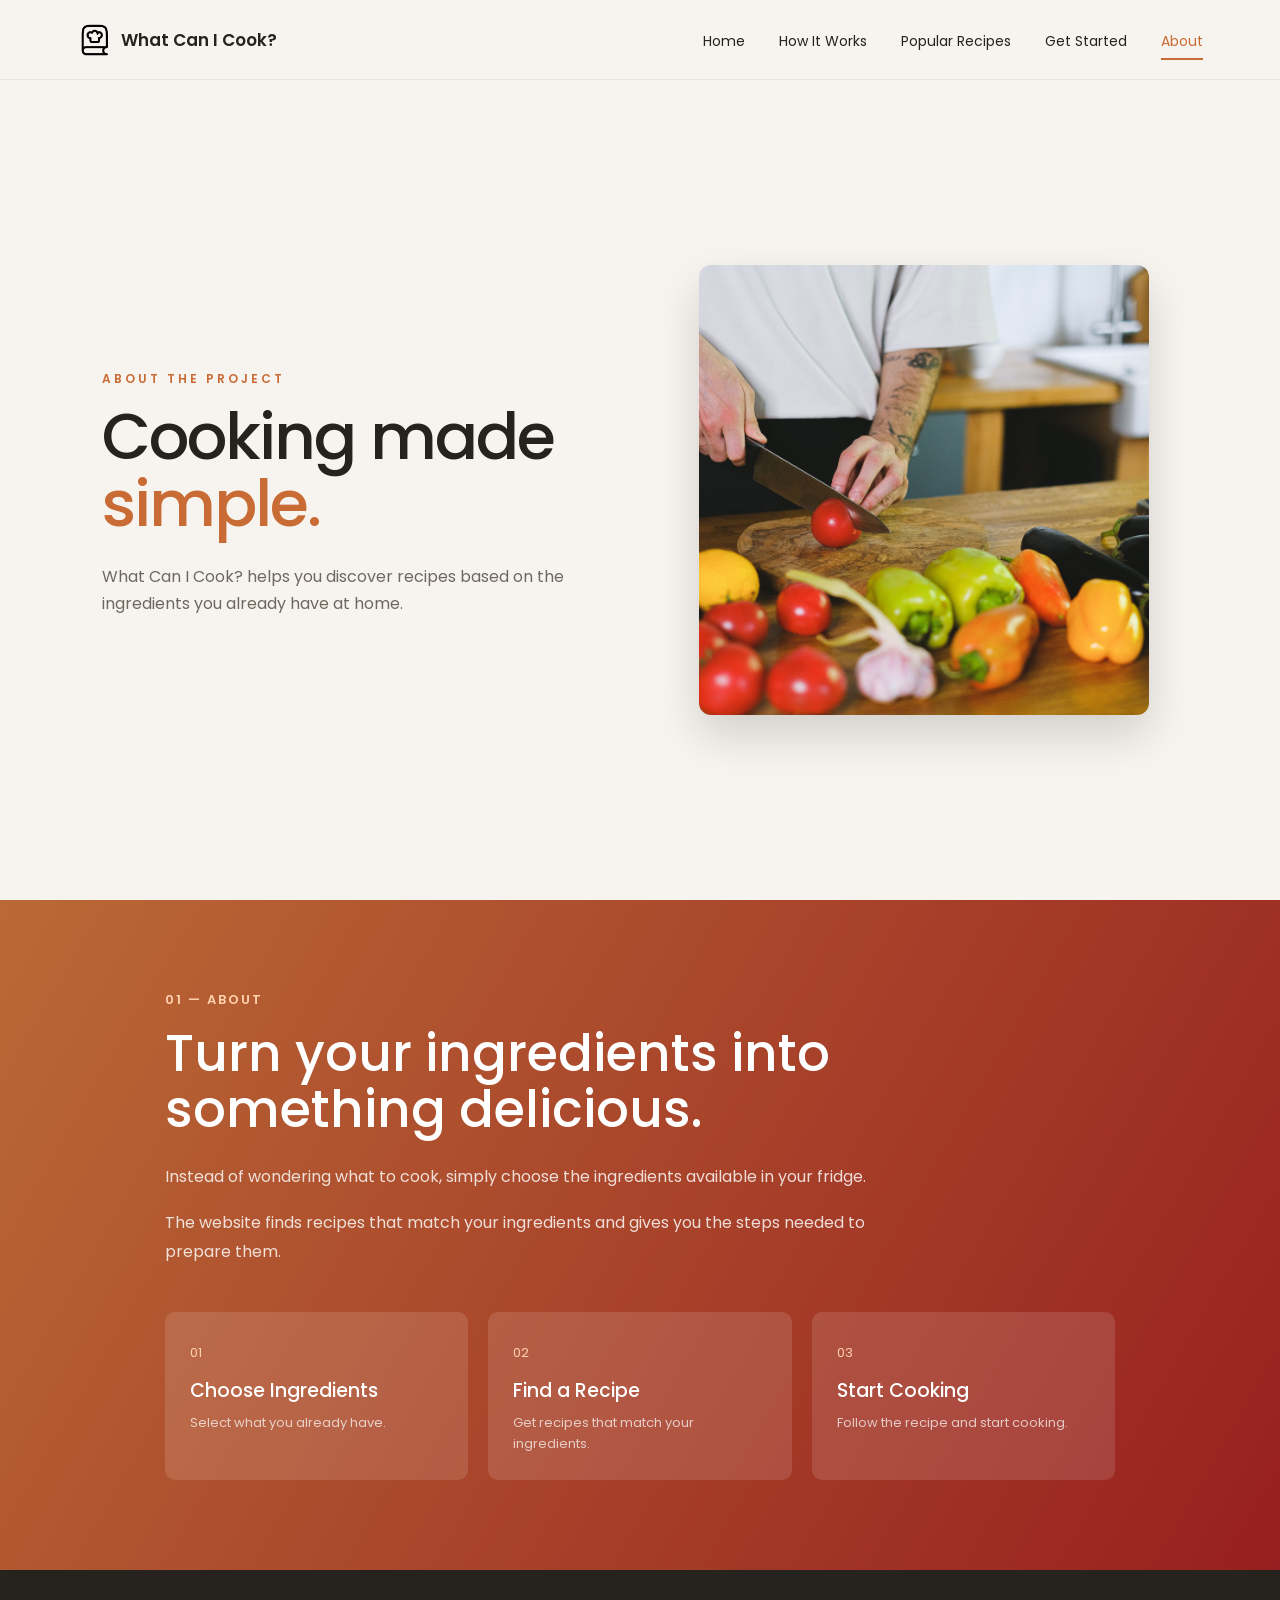
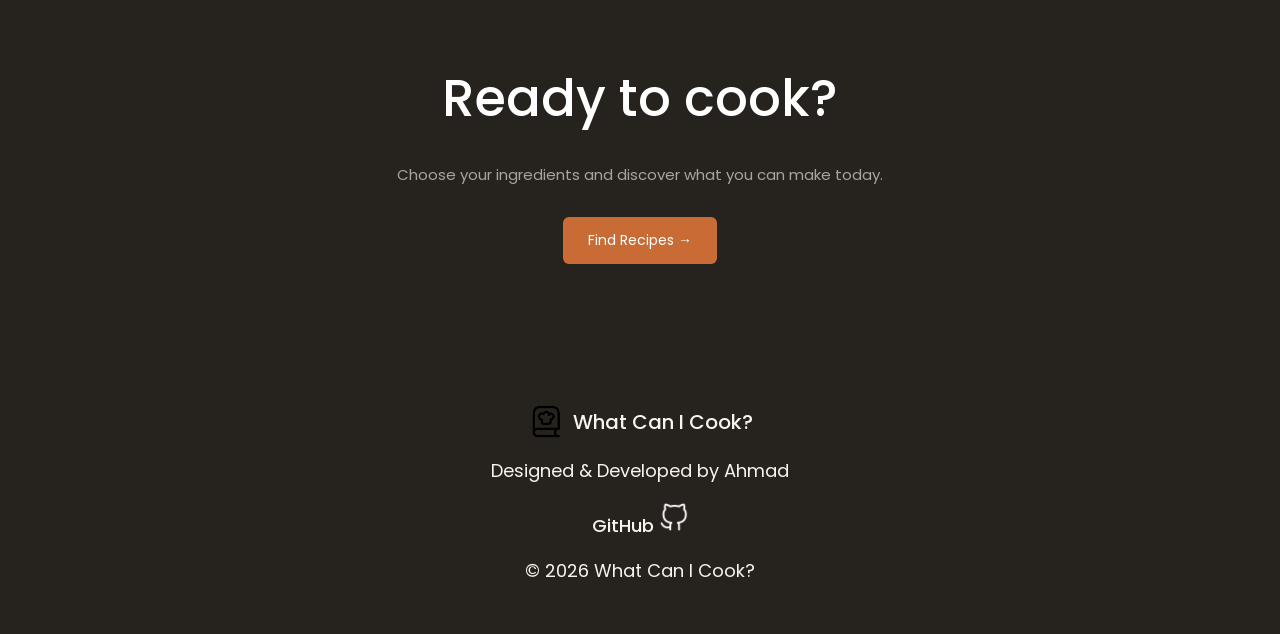
<file: about.html>
<!DOCTYPE html>
<html lang="en">

<head>

  <meta charset="UTF-8">
  <meta name="viewport" content="width=device-width, initial-scale=1.0">

  <title>About | What Can I Cook?</title>

  <link rel="preconnect" href="https://fonts.googleapis.com">
  <link rel="preconnect" href="https://fonts.gstatic.com" crossorigin>

  <link
    href="https://fonts.googleapis.com/css2?family=Poppins:wght@300;400;500;600;700&display=swap"
    rel="stylesheet"
  >

  <link rel="stylesheet" href="styles.css">

</head>


<body class="about-page">


  <!-- ===============================
       NAVBAR
  =============================== -->

  <nav>

    <div class="brand">

      <img
        src="img/cook-book.png"
        alt="Logo"
      >

      <span>
        What Can I Cook?
      </span>

    </div>


    <ul class="menu">

      <li>
        <a href="index.html">
          Home
        </a>

        <span></span>
      </li>


      <li>
        <a href="index.html#how-it-works">
          How It Works
        </a>

        <span></span>
      </li>


      <li>
        <a href="index.html#popular-recipes">
          Popular Recipes
        </a>

        <span></span>
      </li>


      <li>
        <a href="get-started.html">
          Get Started
        </a>

        <span></span>
      </li>


      <li>
        <a href="about.html" class="active">
          About
        </a>

        <span></span>
      </li>

    </ul>



  </nav>



  <!-- ===============================
       ABOUT HERO
  =============================== -->

  <section class="about-hero">


    <div class="about-hero-content">

      <span class="small-title">
        ABOUT THE PROJECT
      </span>


      <h1>

        Cooking made

        <span>
          simple.
        </span>

      </h1>


      <p>

        What Can I Cook? helps you discover
        recipes based on the ingredients
        you already have at home.

      </p>

    </div>



    <div class="about-hero-image">

  <div class="about-image">
  <img 
    id="about-slider-image"
    src="img/background-img.jpg" 
    alt="Cooking"
  >
</div>

    </div>


  </section>



  <!-- ===============================
       ABOUT INFORMATION
  =============================== -->

  <section class="about-info">


    <div class="about-info-container">


      <span class="section-number">

        01 — ABOUT

      </span>


      <h2>

        Turn your ingredients
        into something delicious.

      </h2>


      <p>

        Instead of wondering what to cook,
        simply choose the ingredients
        available in your fridge.

      </p>


      <p>

        The website finds recipes that match
        your ingredients and gives you the
        steps needed to prepare them.

      </p>



      <!-- ===============================
           STEPS
      =============================== -->

      <div class="about-steps">


        <div class="about-step">

          <span>
            01
          </span>

          <h3>
            Choose Ingredients
          </h3>

          <p>
            Select what you already have.
          </p>

        </div>



        <div class="about-step">

          <span>
            02
          </span>

          <h3>
            Find a Recipe
          </h3>

          <p>
            Get recipes that match
            your ingredients.
          </p>

        </div>



        <div class="about-step">

          <span>
            03
          </span>

          <h3>
            Start Cooking
          </h3>

          <p>
            Follow the recipe and
            start cooking.
          </p>

        </div>


      </div>


    </div>


  </section>



  <!-- ===============================
       FINAL CTA
  =============================== -->

  <section class="about-cta">


    <h2>

      Ready to cook?

    </h2>


    <p>

      Choose your ingredients and discover
      what you can make today.

    </p>


    <a href="get-started.html">

      Find Recipes →

    </a>


  </section>



</body>
<footer class="about-footer">

  <div class="footer-content">

    <div class="footer-brand">
      <img src="img/cook-book.png" alt="Logo">
      <span>What Can I Cook?</span>
    </div>

    <p>
      Designed & Developed by Ahmad
    </p>

    <div class="social-links">
      <a href="https://github.com/AhmadAbdullah2004" target="_blank" id="github-icon" >GitHub 
       <img src="img/github.png" alt="git-hub" for="github-icon">

      </a>
    </div>

    <p>
      © 2026 What Can I Cook?
    </p>

  </div>

</footer>
<script src="about.js"></script>
</html>
</file>
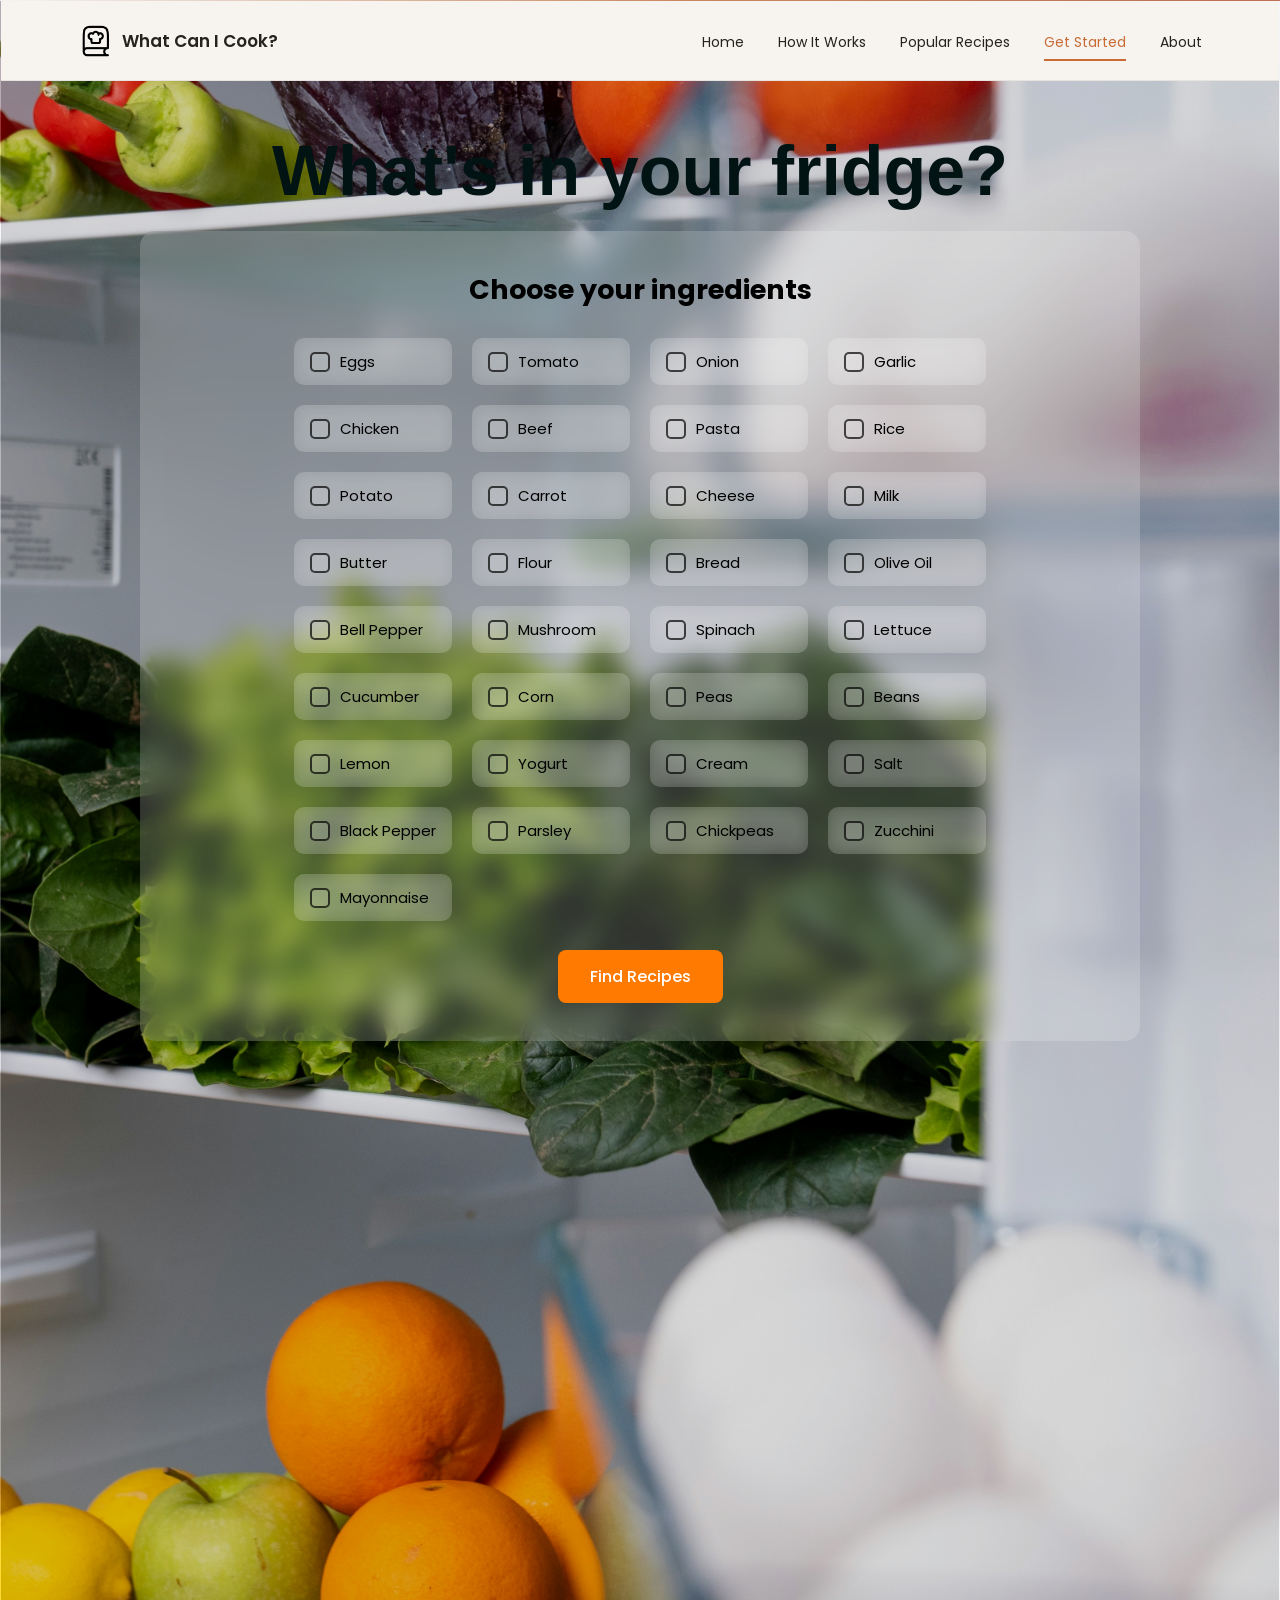
<file: get-started.html>
<!DOCTYPE html>
<html lang="en">

<head>
    <meta charset="UTF-8">
    <meta name="viewport" content="width=device-width, initial-scale=1.0">

    <title>Get Started</title>

    <link rel="preconnect" href="https://fonts.googleapis.com">
    <link rel="preconnect" href="https://fonts.gstatic.com" crossorigin>

    <link
      href="https://fonts.googleapis.com/css2?family=Poppins:wght@300;400;500&display=swap"
      rel="stylesheet"
    >

    <link
      rel="stylesheet"
      href="https://fonts.googleapis.com/css2?family=Material+Symbols+Outlined:opsz,wght,FILL,GRAD@24,400,0,0"
    >

    <link rel="stylesheet" href="styles.css">
</head>

<body>

  <div class="hero-getstarted">

    <nav>

      <div class="brand">
        <img src="img/cook-book.png" alt="Logo">
        <span>What Can I Cook?</span>
      </div>

      <ul class="menu">
        <li><a href="index.html">Home</a><span></span></li>

        <li><a href="index.html#how-it-works">How It Works</a><span></span></li>

        <li><a href="index.html#popular-recipes">Popular Recipes</a><span></span></li>

        <li><a href="get-started.html"class="active">Get Started</a><span></span></li>

        <li><a href="about.html">About</a><span></span></li>
      </ul>

   

    </nav>

    <main class="main-content">

      <section class="get-started-hero">
        <h1>What's in your fridge?</h1>
        <form>
  <h2>Choose your ingredients</h2>

  <div class="ingredients-list">

  </div>

 <button type="submit" id="find-recipes">
  Find Recipes
</button>

<p class="ingredient-error">
  Please select at least one ingredient.
</p>
</form>
      </section>

    </main>

  </div><section  class="find-your-recipes" >
    
  <h2>Find Your Recipes</h2>

  <div class="recipes-grid"></div>
</section>
<section for="start-cooking" class="Cooking-section">
  <video class="cooking-video" autoplay muted loop playsinline>
    <source src="video/cooking-video.mp4" type="video/mp4">
  </video>
   <div class="cooking-content"></div>
</section><div class="loading">
  <div class="loader"></div>
  <p>Finding the best recipes for you...</p>
</div>
  <script src="get-started.js"></script>


</body>
</html>
</file>
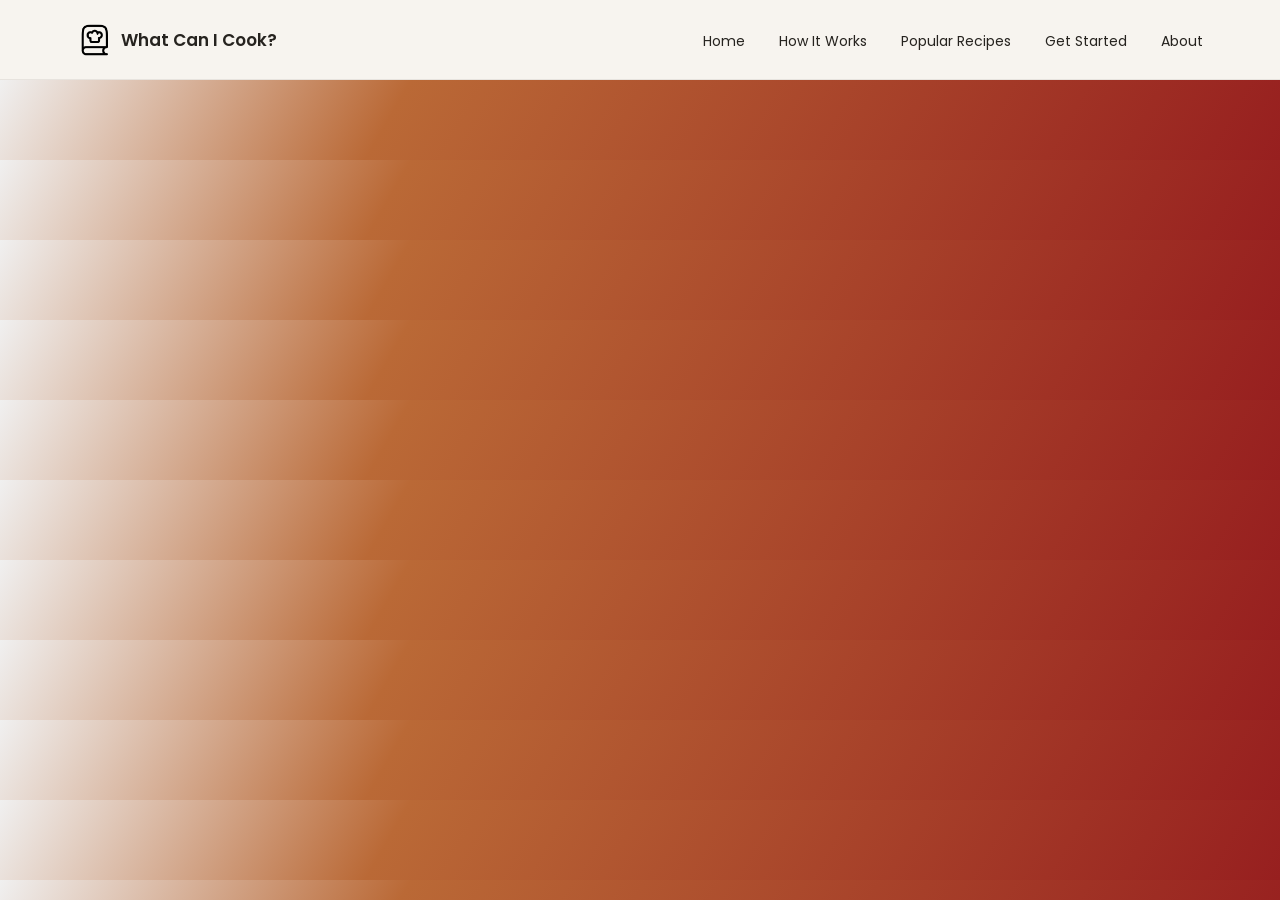
<file: recipe-details.html>
<!DOCTYPE html>
<html lang="en">

<head>

  <meta charset="UTF-8">

  <meta name="viewport" content="width=device-width, initial-scale=1.0">

  <title>Recipe Details</title>

  <link rel="preconnect" href="https://fonts.googleapis.com">

  <link
    rel="preconnect"
    href="https://fonts.gstatic.com"
    crossorigin
  >

  <link
    href="https://fonts.googleapis.com/css2?family=Poppins:wght@300;400;500&display=swap"
    rel="stylesheet"
  >

  <link
    rel="stylesheet"
    href="https://fonts.googleapis.com/css2?family=Material+Symbols+Outlined:opsz,wght,FILL,GRAD@24,400,0,0"
  >

  <link rel="stylesheet" href="styles.css">

</head>


<body>


  <!-- ===============================
       NAVBAR
  ================================ -->

  <nav>

    <div class="brand">

      <img
        src="img/cook-book.png"
        alt="Logo"
      >

      <span>What Can I Cook?</span>

    </div>


    <ul class="menu">

      <li>
        <a href="index.html">Home</a>
        <span></span>
      </li>

      <li>
        <a href="index.html#how-it-works">
          How It Works
        </a>
        <span></span>
      </li>

      <li>
        <a href="index.html#popular-recipes">
          Popular Recipes
        </a>
        <span></span>
      </li>

      <li>
        <a href="get-started.html">
          Get Started
        </a>
        <span></span>
      </li>

      <li>
        <a href="about.html">
          About
        </a>
     <span></span> </li>

    </ul>




  </nav>



  <!-- ===============================
       COOKING SECTION
  ================================ -->

  <section class="Cooking-section">

    <video
      class="cooking-video"
      autoplay
      muted
      loop
      playsinline
    >

      <source
        src="video/cooking-video.mp4"
        type="video/mp4"
      >

    </video>


    <div class="cooking-content"></div>

  </section>



  <script src="recipe-details.js"></script>

</body>

</html>
</file>
<file: styles.css>
/* =========================================================
   GLOBAL
========================================================= */

* {
  margin: 0;
  padding: 0;
  box-sizing: border-box;
}

html {
  scroll-behavior: smooth;
}

body {
  font-family: "Euclid Circular B", "Poppins", sans-serif;
  font-size: 18px;
  margin: 0;
  min-height: 100%;
  background-image: linear-gradient(
    120deg,
    rgb(240, 240, 240) 0%,
    #ba6936 31%,
    #971f1f 100%
  );
}

ul {
  margin: 0;
  padding: 0;
  list-style: none;
}

a {
  cursor: pointer;
}


/* =========================================================
   NAVBAR
   Used on ALL pages
========================================================= */

nav {
  width: 100%;
  height: 80px;

  display: flex;
  align-items: center;
  justify-content: space-between;

  padding: 0 6%;

  background: #f7f4ef;

  border-bottom: 1px solid rgba(38, 35, 31, 0.08);


  z-index: 10;
}


/* Brand */

.brand {
  display: flex;
  align-items: center;

  gap: 10px;
}

.brand img {
  width: 34px;
  height: 34px;

  object-fit: contain;
}

.brand span {
  font-size: 17px;
  font-weight: 600;

  color: #26231f;
}


/* Menu */

.menu {
  display: flex;
  align-items: center;

  gap: 34px;

  list-style: none;
}

.menu li {
  position: relative;
}

.menu a {
  color: #26231f;

  text-decoration: none;

  font-size: 14px;
  font-weight: 400;

  transition: color 0.3s ease;
}

.menu a:hover,
.menu a.active {
  color: #c86b35;
}


/* Navbar underline */

.menu li span {
  position: absolute;

  left: 0;
  bottom: -7px;

  width: 0;
  height: 2px;

  background: #c86b35;

  transition: width 0.3s ease;
}

.menu li:hover span,
.menu li a.active + span {
  width: 100%;
}


/* =========================================================
   HOME HERO
========================================================= */

.hero-wrapper {
  min-height: 100vh;

  background:
    linear-gradient(
      rgba(0, 0, 0, 0.15),   /* طبقه تقريبا شفافه فوق الصوره  */
      rgba(0, 0, 0, 0.15) 
    ),
    url("img/background-img.jpg");

  background-size: cover;
  background-position: center;
  background-repeat: no-repeat;

  border: 1px solid rgba(255, 255, 255, 0.2);
}


.hero {
  display: flex;
  align-items: center;
  justify-content: center;

  margin-right: 400px;
margin-left: 100px;
  height: calc(100vh - 80px);
}

.hero-content {
  max-width: 900px;
}

.hero-content h1 {
  max-width: 600px;

  margin: 0 0 25px;

  font-size: 72px;
  font-weight: 500;

  color: white;
}

.hero-content p {
  margin: 0 0 40px;

  font-size: 22px;
  line-height: 1.6;

  color: white;
}

.hero-content a {
  display: inline-block;

  padding: 14px 28px;

  background: #fff;
  color: #000;

  text-decoration: none;

  border-radius: 8px;

  font-size: 16px;
  font-weight: 500;

  transition:
    transform 0.3s ease,
    background-color 0.3s ease;
}

.hero-content a:hover {
  transform: translateY(-3px) scale(1.05);
  background: #646262;

}


/* =========================================================
   CONTENT WRAPPER
========================================================= */

.content-wrapper {
  background-image: linear-gradient(
    120deg,
    rgb(240, 240, 240) 0%,
    #ba6936 31%,
    #971f1f 100%
  );
}


/* =========================================================
   HOW IT WORKS
========================================================= */

.how-it-works {
  min-height: 70vh;

  display: flex;
  flex-wrap: wrap;

  justify-content: center;
  align-items: center;

  padding: 80px 80px;

  text-align: center;
}

.how-it-works h2 {
  width: 100%;

  margin: 20px 0 0;

  font-size: 70px;
  font-weight: 500;

  color: #fff;
}


/* Cards container */

.card {
  width: 1500px;
  height: 300px;

  display: flex;

  gap: 10px;

  padding: 6px;

  border-radius: 10px;

  background: rgba(255, 255, 255, 0.15);
}


/* Individual step */

.step {
  height: 100%;

  flex: 1;

 

  padding: 0 10px;

  display: flex;
  flex-direction: column;

  justify-content: center;
  align-items: center;

  text-align: center;

  text-decoration: none;

  color: #fff;

  border-radius: 6px;

  background-size: cover;
  background-position: center;

  position: relative;

  cursor: pointer;

  transition: all 1.8s ease;
}

.step::before {
  content: "";

  position: absolute;
  inset: 0;/*         position: absolute;

                       top: 0;
                       right: 0;
                       bottom: 0;
                      left: 0;*/

  background: rgba(0, 0, 0, 0.35);

  border-radius: 6px;
}

.step h3,
.step p {
  position: relative;
  z-index: 1;

  transition: all 0.8s ease-in-out;
}

.step:hover {
  flex: 3;
}

.step h3 {
  margin: 0;

  font-size: 20px;
  font-weight: 500;
  font-weight: 800;

  color: #fff;
}


.step p {
  max-width: 250px;

  margin: 15px 0 0;

  font-size: 17px;
  font-weight: 800;
  line-height: 1.5;

  color: #fff;

  opacity: 0;

  transition: opacity 0.8s ease-in;
}

.step:hover p {
  opacity: 1;
}


/* Step backgrounds */

.step:nth-child(1) {
  background-image: url("img/CARD1.jpg");
}

.step:nth-child(2) {
  background-image: url("img/CARD2.jpg");
}

.step:nth-child(3) {
  background-image: url("img/CARD3.jpg");
}


/* =========================================================
   POPULAR RECIPES
========================================================= */

.popular-recipes {
  min-height: 80vh;

  display: flex;
  flex-direction: column;

  align-items: center;
  justify-content: center;

  padding: 80px 30px;

  text-align: center;
}

.popular-recipes h2 {
  margin: 0 0 45px;

  font-size: 50px;
  font-weight: 500;

  background: linear-gradient(
    to right,
    #a8edea,
    #fed6e3
  );

  -webkit-background-clip: text;
  background-clip: text;

  color: transparent;
}


/* Recipe container */

.recipe-container {
  width: 850px;
  min-height: 380px;

  display: flex;

  align-items: center;
  justify-content: center;

  gap: 25px;

  padding: 20px;

  border-radius: 20px;

  background: rgba(255, 255, 255, 0.12);

  backdrop-filter: blur(10px);
}


/* Recipe display */

.recipe-display {
  width: 700px;
  min-height: 340px;

  display: flex;

  overflow: hidden;

  border-radius: 15px;

  background: rgba(0, 0, 0, 0.25);

  transition:
    opacity 0.8s ease,
    transform 0.8s ease;
}

.recipe-display.recipe-changing {
  opacity: 0.2;

  transform: translateX(20px);
}


/* Recipe image */

.recipe-image {
  width: 50%;
  min-height: 340px;

  overflow: hidden;
}

.recipe-image img {
  width: 100%;
  height: 100%;

  object-fit: cover;

  display: block;
}


/* Recipe information */

.recipe-info {
  width: 50%;

  display: flex;
  flex-direction: column;

  justify-content: center;
  align-items: flex-start;

  padding: 40px;

  text-align: left;
}

.recipe-info h3 {
  margin: 0 0 20px;

  font-size: 32px;
  font-weight: 500;

  color: #fff;
}

.recipe-meta {
  display: flex;

  gap: 20px;

  margin-bottom: 20px;

  color: #fff;

  font-size: 15px;
}

.recipe-info p {
  margin: 0 0 25px;

  font-size: 16px;
  line-height: 1.6;

  color: rgba(255, 255, 255, 0.85);
}


/* View Recipe */

.recipe-link {
  padding: 12px 22px;

  border-radius: 8px;

  background: #fff;
  color: #111;

  text-decoration: none;

  font-size: 15px;
  font-weight: 500;

  transition:
    transform 0.3s ease,
    background-color 0.3s ease
}

.recipe-link:hover {
  transform: translateY(-3px);
}


/* Recipe buttons */

.recipe-btn {
  width: 45px;
  height: 45px;

  border: none;
  border-radius: 50%;

  display: grid;
  place-items: center;

  background: rgba(255, 255, 255, 0.2);

  color: #fff;

  font-size: 22px;

  cursor: pointer;

  transition:
    background 0.3s ease,
    transform 0.3s ease;
}

.recipe-btn:hover {
  background: rgba(33, 32, 32, 0.784);

  transform: scale(1.1);
}


/* Recipe counter */

.recipe-counter {
  margin-top: 20px;

  display: flex;

  gap: 6px;

  color: #fff;
   font-weight: 700;
  font-size: 18px;

}


/* =========================================================
   GET STARTED PAGE
========================================================= */

.hero-getstarted {
  min-height: 180vh;

  background:
    linear-gradient(
      rgba(0, 0, 0, 0.15),
      rgba(0, 0, 0, 0.15)
    ),
    url("img/get-stearted-bg.jpg");

  background-size: cover;
  background-position: center;
  background-repeat: no-repeat;

  border: 1px solid rgba(255, 255, 255, 0.2);
}

.get-started-hero {

margin-top: 50px;
  min-height: 100vh;

  display: flex;
  flex-direction: column;

  justify-content: center;
  align-items: center;
}

.get-started-hero h1 {
  font-size: 70px;

  transform: translateY(0px);

  color: rgb(1, 19, 19);

  font-family:
    "Gill Sans",
    "Gill Sans MT",
    Calibri,
    "Trebuchet MS",
    sans-serif;
}


/* =========================================================
   INGREDIENT FORM
========================================================= */

form {
  display: flex;
  flex-direction: column;

  gap: 20px;

  justify-content: space-evenly;
  align-items: center;

  min-width: 1000px;
  min-height: 90vh;

  padding: 30px;

  background: rgba(255, 255, 255, 0.18);

  backdrop-filter: blur(12px);

  border-radius: 15px;

  margin-top: 20px;
}

.ingredients-list {
  display: grid;

  grid-template-columns: repeat(4, 1fr);

  gap: 20px;
}


/* Submit button */

form button[type="submit"] {
  padding: 14px 32px;

  font-family: "Poppins", sans-serif;

  font-size: 1rem;
  font-weight: 500;

  color: #fff;

  background-color: #ff7a00;

  border: none;

  border-radius: 8px;

  cursor: pointer;

  transition:
    background-color 0.3s ease,
    transform 0.2s ease;
}

form button[type="submit"]:hover {
  background-color: #e56a00;

  transform: translateY(-2px);
}

form button[type="submit"]:active {
  transform: translateY(0);
}


/* Ingredient error */

.ingredient-error {
  display: none;

  margin: 0;

  padding: 10px 18px;

  border-radius: 8px;

  background: rgba(255, 70, 70, 0.15);

  border: 1px solid rgba(255, 100, 100, 0.4);

  color: #ffdddd;

  font-size: 14px;
}


/* Ingredient item */

.ingredients-list > div {
  display: flex;

  align-items: center;

  gap: 10px;

  padding: 12px 16px;

  border-radius: 10px;

  background: rgba(255, 255, 255, 0.12);

  backdrop-filter: blur(8px);

  cursor: pointer;

  transition: 0.25s ease;
}

.ingredients-list > div:hover {
  background: rgba(255, 255, 255, 0.22);

  transform: scale(1.1);
}


/* Checkbox */

.ingredients-list input[type="checkbox"] {
  appearance: none;

  width: 20px;
  height: 20px;

  border: 2px solid rgba(0, 0, 0, 0.7);

  border-radius: 5px;

  background: rgba(255, 255, 255, 0.1);

  cursor: pointer;

  display: grid;
  place-items: center;

  transition: 0.4s ease;
}

.ingredients-list input[type="checkbox"]:checked {
  background: #ff7a00;

  border-color: #ff7a00;
}

.ingredients-list input[type="checkbox"]:checked::after {
  content: "✓";

  color: rgb(0, 0, 0);

  font-size: 14px;
  font-weight: bold;
}


/* Ingredient label */

.ingredients-list label {
  color: rgb(0, 0, 0);

  font-size: 15px;

  cursor: pointer;

  user-select: none;
}


/* =========================================================
   FIND YOUR RECIPES
========================================================= */

.find-your-recipes {
  display: none;

  min-height: 100vh;

  padding: 100px 60px;

  text-align: center;
}

.find-your-recipes h2 {
  margin: 0 0 50px;

  font-size: 60px;
  font-weight: 500;

  color: #fff;
}

.recipes-grid {
  display: grid;

  grid-template-columns:
    repeat(2, minmax(350px, 500px));

  justify-content: center;

  gap: 30px;
}


/* =========================================================
   RECIPE CARDS
========================================================= */

.recipe-card {
  overflow: hidden;

  border-radius: 18px;

  background: rgba(255, 255, 255, 0.18);

  backdrop-filter: blur(10px);

  text-align: left;

  transition: transform 0.3s ease;
}

.recipe-card:hover {
  transform: translateY(-5px);
}

.recipe-card img {
  width: 100%;
  height: 280px;

  object-fit: cover;

  display: block;
}

.recipe-card-info {
  display: flex;
  flex-direction: column;

  align-items: flex-start;

  padding: 25px;

  gap: 10px;
}

.recipe-card-info h3 {
  margin: 0 0 15px;

  font-size: 28px;
  font-weight: 500;

  color: #fff;
}

.recipe-card-info p {
  margin: 0 0 20px;

  font-size: 16px;
  line-height: 1.6;

  color: rgba(255, 255, 255, 0.85);
}

.recipe-card-info > span {
  display: inline-block;

  margin-right: 15px;

  font-size: 15px;

  color: #fff;
}


/* Recipe ingredients */

.recipe-ingredients {
  display: flex;

  flex-wrap: wrap;

  justify-content: flex-start;

  gap: 5px;

  margin: 20px 0 25px;
}

.recipe-ingredients span {
  padding: 7px 12px;

  border-radius: 20px;

  background: rgba(255, 255, 255, 0.2);

  color: #fff;

  font-size: 13px;

  line-height: 1;

  backdrop-filter: blur(5px);
}


/* =========================================================
   START COOKING BUTTON
========================================================= */

#start-cooking {
  display: inline-flex;

  align-items: center;

  gap: 10px;

  padding: 14px 32px;

  font-family:
    "Segoe UI",
    system-ui,
    sans-serif;

  font-size: 16px;

  font-weight: 600;

  letter-spacing: 0.3px;

  color: #fff;

  background:
    linear-gradient(
      135deg,
      #e8853a 0%,
      #c9622b 100%
    );

  border: none;

  border-radius: 50px;

  cursor: pointer;

  box-shadow:
    0 4px 14px rgba(201, 98, 43, 0.35);

  transition:
    transform 0.2s ease,
    box-shadow 0.2s ease;
}

#start-cooking:hover {
  transform: translateY(-2px);

  box-shadow:
    0 8px 20px rgba(237, 83, 0, 0.856);
}

#start-cooking:active {
  transform: translateY(0);

  box-shadow:
    0 3px 10px rgba(201, 98, 43, 0.35);
}

#start-cooking:focus-visible {
  outline: 3px solid #f4c99a;

  outline-offset: 2px;
}


/* =========================================================
   COOKING SECTION
========================================================= */

.Cooking-section {
  display: none;

  min-height: 100vh;

  position: relative;

  overflow: hidden;
}


/* Cooking video */

.cooking-video {
  position: absolute;

  inset: 0;

  width: 100%;
  height: 100%;

  object-fit: cover;

  z-index: 0;
}


/* Dark overlay */

.Cooking-section::before {
  content: "";

  position: absolute;

  inset: 0;

  background: rgba(0, 0, 0, 0.45);

  z-index: 1;
}


/* Keep cooking content above video */

.Cooking-section .cooking-content {
  position: relative;

  z-index: 2;
}


/* =========================================================
   COOKING CONTENT
========================================================= */

.cooking-content {
  max-width: 800px;

  margin: 40px auto;

  padding: 32px;

  backdrop-filter: blur(5px);

  background: rgba(255, 255, 255, 0.604);

  border-radius: 16px;

  box-shadow:
    0 2px 8px rgba(0, 0, 0, 0.08);

  font-family:
    system-ui,
    -apple-system,
    sans-serif;

  color: #222;
}


/* =========================================================
   COOKING HEADER
========================================================= */

.cooking-header {
  margin-bottom: 28px;

  padding-bottom: 20px;

  border-bottom: 1px solid #eee;
}

.cooking-header h2 {
  font-size: 28px;

  font-weight: 700;

  margin: 0 0 8px;
}

.cooking-header p {
  font-size: 15px;

  color: #666;

  line-height: 1.6;

  margin: 0 0 16px;
}


/* =========================================================
   COOKING META
========================================================= */

.cooking-meta {
  display: flex;

  flex-wrap: wrap;

  gap: 10px;
}

.cooking-meta span {
  background: #f5f5f5;

  border-radius: 20px;

  padding: 6px 14px;

  font-size: 13px;

  color: #444;
}


/* =========================================================
   COOKING BODY
========================================================= */

.cooking-body {
  display: grid;

  grid-template-columns: 1fr 1.5fr;

  gap: 32px;

  margin-bottom: 32px;
}


/* Section headings */

.cooking-ingredients h3,
.cooking-steps h3,
.cooking-tips h3,
.cooking-equipment h3 {
  font-size: 16px;

  font-weight: 600;

  margin: 0 0 14px;
}


/* =========================================================
   COOKING INGREDIENTS
========================================================= */

.cooking-ingredient {
  display: flex;

  justify-content: space-between;

  padding: 10px 0;

  border-bottom: 1px solid #f0f0f0;

  font-size: 14px;
}

.cooking-ingredient span:last-child {
  color: #666;

  font-weight: 500;
}


/* =========================================================
   COOKING STEPS
========================================================= */

.cooking-steps ol {
  list-style: none;

  margin: 0;

  padding: 0;

  counter-reset: step;
}

.cooking-steps li {
  counter-increment: step;

  position: relative;

  padding: 0 0 18px 38px;

  font-size: 15px;

  line-height: 1.6;
}

.cooking-steps li::before {
  content: counter(step);

  position: absolute;

  left: 0;
  top: 0;

  width: 24px;
  height: 24px;

  border-radius: 50%;

  background: #e8853a;

  color: #fff;

  font-size: 12px;

  font-weight: 700;

  display: flex;

  align-items: center;
  justify-content: center;
}


/* =========================================================
   COOKING EXTRA
========================================================= */

.cooking-extra {
  display: grid;

  grid-template-columns: 1fr 1fr;

  gap: 24px;

  padding-top: 24px;

  border-top: 1px solid #eee;
}

.cooking-tips ul,
.cooking-equipment ul {
  margin: 0;

  padding: 0;

  list-style: none;

  font-size: 14px;

  line-height: 1.8;
}

.cooking-tips li::before {
  content: "💡 ";
}

.cooking-equipment li::before {
  content: "🔧 ";
}


/* =========================================================
   LOADING
========================================================= */

.loading {
  display: none;

  position: fixed;

  inset: 0;

  z-index: 1000;

  align-items: center;

  justify-content: center;

  flex-direction: column;

  background: rgba(0, 0, 0, 0.75);

  backdrop-filter: blur(8px);

  color: white;
}

.loader {
  width: 50px;
  height: 50px;

  border: 5px solid rgba(255, 255, 255, 0.3);

  border-top-color: white;

  border-radius: 50%;

  animation: spin 1s linear infinite;
}

.loading p {
  margin-top: 20px;

  font-size: 18px;
}

@keyframes spin {
  to {
    transform: rotate(360deg);
  }
}


/* =========================================================
   MOBILE RESPONSIVE
========================================================= */

@media (max-width: 900px) {

  /* ===============================
     NAVBAR
  =============================== */

  nav {
    padding: 0 25px;
  }

  .menu {
    gap: 15px;
  }


  /* ===============================
     HOME
  =============================== */

  .hero {
    margin-right: 0;

    padding: 0 25px;

    text-align: center;
  }

  .hero-content h1 {
    font-size: 52px;
  }


  /* ===============================
     HOW IT WORKS
  =============================== */

  .card {
    width: 100%;
  }


  /* ===============================
     POPULAR RECIPES
  =============================== */

  .recipe-container {
    width: 90%;
  }


  /* ===============================
     GET STARTED
  =============================== */

  form {
    min-width: 0;

    width: 90%;
  }

  .ingredients-list {
    grid-template-columns: repeat(2, 1fr);
  }


  /* ===============================
     RECIPES
  =============================== */

  .recipes-grid {
    grid-template-columns: 1fr;
  }


  /* ===============================
     COOKING
  =============================== */

  .cooking-content {
    width: 90%;
  }

}


/* =========================================================
   TABLET / MOBILE
========================================================= */

@media (max-width: 768px) {

  /* ===============================
     GLOBAL
  =============================== */

  body {
    font-size: 16px;
  }


  /* ===============================
     NAVBAR
  =============================== */

  nav {
    padding: 0 15px;

    height: 65px;
  }

  .brand {
    gap: 6px;
  }

  .brand img {
    width: 27px;
    height: 27px;
  }

  .brand span {
    font-size: 14px;
  }

  .menu {
    gap: 0;

    height: 65px;
  }

  .menu li {
    display: none;
  }

  .menu li:nth-child(1),
  .menu li:nth-child(4),
  .menu li:nth-child(5) {
    display: flex;
  }

  .menu li span {
    display: none;
  }

  .menu li a {
    font-size: 13px;

    padding: 0 5px;
  }


  /* ===============================
     HOME HERO
  =============================== */

  .hero {
    height: calc(100vh - 65px);

    margin-right: 0;

    padding: 0 25px;

    text-align: center;
  }

  .hero-content {
    max-width: 100%;
  }

  .hero-content h1 {
    font-size: 42px;

    line-height: 1.15;
  }

  .hero-content p {
    font-size: 17px;

    line-height: 1.5;
  }

  .hero-content a {
    padding: 12px 22px;
  }


  /* ===============================
     HOW IT WORKS
  =============================== */

  .how-it-works {
    min-height: auto;

    padding: 70px 20px;
  }

  .how-it-works h2 {
    font-size: 42px;

    margin-bottom: 30px;
  }

  .card {
    width: 100%;

    height: auto;

    flex-direction: column;

    gap: 10px;
  }

  .step {
    min-height: 180px;

    flex: none;
  }

  .step:hover {
    flex: none;
  }

  .step h3 {
    font-size: 20px;
  }

  .step:hover h3 {
    font-size: 24px;
  }

  .step p {
    opacity: 1;

    font-size: 14px;
  }


  /* ===============================
     POPULAR RECIPES
  =============================== */

  .popular-recipes {
    min-height: auto;

    padding: 70px 15px;
  }

  .popular-recipes h2 {
    font-size: 40px;

    margin-bottom: 30px;
  }

  .recipe-container {
    width: 100%;

    min-height: auto;

    padding: 10px;

    gap: 8px;

    box-sizing: border-box;
  }

  .recipe-display {
    width: 100%;

    min-height: auto;

    flex-direction: column;
  }

  .recipe-image {
    width: 100%;

    height: 230px;

    min-height: 0;
  }

  .recipe-info {
    width: 100%;

    box-sizing: border-box;

    padding: 25px;
  }

  .recipe-info h3 {
    font-size: 26px;
  }

  .recipe-info p {
    font-size: 14px;
  }

  .recipe-meta {
    gap: 12px;

    flex-wrap: wrap;
  }

  .recipe-btn {
    width: 38px;
    height: 38px;

    min-width: 38px;

    font-size: 18px;
  }


  /* ===============================
     GET STARTED
  =============================== */

  .hero-getstarted {
    min-height: auto;

    padding-bottom: 70px;
  }

  .get-started-hero {
    min-height: auto;

    padding: 100px 15px 50px;

    box-sizing: border-box;
  }

  .get-started-hero h1 {
    font-size: 42px;

    text-align: center;

    transform: none;

    
  }


  /* ===============================
     FORM
  =============================== */

  form {
    min-width: 0;

    width: 100%;

    min-height: auto;

    padding: 30px 20px;

    box-sizing: border-box;
  
  }

  form h2 {
    font-size: 24px;

    text-align: center;
  }

  .ingredients-list {
    width: 100%;

    grid-template-columns: repeat(2, 1fr);

    gap: 10px;
  }

  .ingredients-list > div {
    padding: 10px;

    gap: 7px;
  }

  .ingredients-list input[type="checkbox"] {
    width: 18px;
    height: 18px;

    min-width: 18px;
  }

  .ingredients-list label {
    font-size: 13px;
  }

  .ingredients-list > div:hover {
    transform: none;
  }


  /* ===============================
     FIND YOUR RECIPES
  =============================== */

  .find-your-recipes {
    min-height: auto;

    padding: 70px 15px;
  }

  .find-your-recipes h2 {
    font-size: 42px;

    margin-bottom: 35px;
  }

  .recipes-grid {
    grid-template-columns: 1fr;

    gap: 25px;

    width: 100%;
  }

  .recipe-card {
    width: 100%;
  }

  .recipe-card img {
    height: 230px;
  }

  .recipe-card-info {
    padding: 20px;
  }

  .recipe-card-info h3 {
    font-size: 24px;
  }

  .recipe-card-info p {
    font-size: 14px;
  }


  /* ===============================
     COOKING SECTION
  =============================== */

  .Cooking-section {
    min-height: 100vh;

    padding: 80px 15px 50px;

    box-sizing: border-box;
  }

  .cooking-content {
    width: 100%;

    max-width: none;

    margin: 20px auto;

    padding: 22px;

    box-sizing: border-box;

    border-radius: 14px;
  }

  .cooking-header h2 {
    font-size: 26px;
  }

  .cooking-header p {
    font-size: 14px;
  }

  .cooking-meta {
    gap: 8px;
  }

  .cooking-meta span {
    font-size: 12px;

    padding: 6px 10px;
  }

  .cooking-body {
    grid-template-columns: 1fr;

    gap: 30px;
  }

  .cooking-extra {
    grid-template-columns: 1fr;

    gap: 25px;
  }

  .cooking-steps li {
    font-size: 14px;
  }

  .cooking-ingredient {
    font-size: 13px;
  }


  /* ===============================
     COOKING VIDEO
  =============================== */

  .cooking-video {
    object-position: center;
  }


  /* ===============================
     LOADING
  =============================== */

  .loading p {
    font-size: 16px;

    text-align: center;

    padding: 0 20px;
  }

}


/* =========================================================
   SMALL PHONES
========================================================= */

@media (max-width: 480px) {

  /* ===============================
     NAVBAR
  =============================== */

  nav {
    padding: 0 10px;
  }

  .brand span {
    font-size: 12px;
  }

  .brand img {
    width: 24px;
    height: 24px;
  }

  .menu li a {
    font-size: 12px;
  }


  /* ===============================
     HOME
  =============================== */

  .hero-content h1 {
    font-size: 35px;
  }

  .hero-content p {
    font-size: 15px;
  }


  /* ===============================
     HOW IT WORKS
  =============================== */

  .how-it-works h2 {
    font-size: 34px;
  }

  .step {
    min-height: 160px;
  }


  /* ===============================
     POPULAR RECIPES
  =============================== */

  .popular-recipes h2 {
    font-size: 34px;
  }

  .recipe-container {
    padding: 7px;
  }

  .recipe-image {
    height: 200px;
  }

  .recipe-info {
    padding: 20px;
  }

  .recipe-info h3 {
    font-size: 23px;
  }

  .recipe-btn {
    width: 34px;
    height: 34px;

    min-width: 34px;
  }


  /* ===============================
     GET STARTED
  =============================== */

  .get-started-hero h1 {
    font-size: 34px;
  
  }

  form {
    padding: 25px 12px;
  }

  form h2 {
    font-size: 21px;
  }

  .ingredients-list {
    grid-template-columns: 1fr;
  }

  .ingredients-list > div {
    padding: 11px 12px;
  }


  /* ===============================
     RECIPES
  =============================== */

  .find-your-recipes h2 {
    font-size: 34px;
  }

  .recipe-card img {
    height: 210px;
  }


  /* ===============================
     COOKING
  =============================== */

  .Cooking-section {
    padding: 75px 10px 40px;
  }

  .cooking-content {
    padding: 18px;
  }

  .cooking-header h2 {
    font-size: 23px;
  }

  .cooking-meta span {
    font-size: 11px;
  }

}/* =========================================================
   ABOUT PAGE
========================================================= */


/* ===============================
   ABOUT HERO
=============================== */

.about-hero {
  min-height: calc(100vh - 80px);

  display: grid;

  grid-template-columns: 1fr 1fr;

  align-items: center;

  gap: 70px;

  padding: 80px 8%;
}


.about-hero-content {
  max-width: 620px;
}


.small-title {
  display: inline-block;

  margin-bottom: 18px;

  color: #c86b35;

  font-size: 12px;

  font-weight: 600;

  letter-spacing: 3px;
}


.about-hero h1 {
  font-size: clamp(45px, 5vw, 76px);

  line-height: 1.05;

  font-weight: 500;

  letter-spacing: -2px;
}


.about-hero h1 span {
  display: block;

  color: #c86b35;
}


.about-hero p {
  max-width: 540px;

  margin-top: 28px;

  color: #6e6860;

  font-size: 16px;

  line-height: 1.8;
}


.hero-button {
  display: inline-block;

  margin-top: 35px;

  padding: 14px 25px;

  background: #26231f;

  color: white;

  border-radius: 5px;

  text-decoration: none;

  font-size: 14px;

  transition:
    transform 0.3s ease,
    background 0.3s ease;
}


.hero-button:hover {
  transform: translateY(-3px);

  background: #c86b35;
}


/* =========================================================
   ABOUT PAGE
========================================================= */

.about-page {
  background: #f7f4ef;
  color: #26231f;
}


/* ===============================
   ABOUT HERO
=============================== */

.about-hero {
  min-height: calc(100vh - 80px);

  display: grid;
  grid-template-columns: 1fr 1fr;

  align-items: center;

  gap: 60px;

  padding: 70px 8%;
}


.about-hero-content {
  max-width: 600px;
}


.about-hero-content .small-title {
  display: inline-block;

  margin-bottom: 15px;

  color: #c86b35;

  font-size: 12px;
  font-weight: 600;

  letter-spacing: 3px;
}


.about-hero h1 {
  margin: 0;

  font-size: clamp(45px, 5vw, 70px);

  line-height: 1.05;

  font-weight: 500;
}


.about-hero h1 span {
  color: #c86b35;
}


.about-hero p {
  max-width: 520px;

  margin: 25px 0 0;

  color: #6e6860;

  font-size: 16px;

  line-height: 1.7;
}


/* ===============================
   HERO IMAGE
=============================== */

.about-hero-image {
  display: flex;

  justify-content: center;
}


.about-image {
  width: 100%;
  max-width: 450px;

  height: 450px;

  overflow: hidden;

  border-radius: 12px;

  box-shadow:
    0 20px 45px rgba(0, 0, 0, 0.15);
}


.about-image img {
  width: 100%;
  height: 100%;

  object-fit: cover;

  transition: transform 0.5s ease;
}


.about-image:hover img {
  transform: scale(1.04);
}


/* ===============================
   ABOUT INFO
=============================== */

.about-info {
  padding: 90px 8%;

  background:
    linear-gradient(
      120deg,
      #ba6936,
      #971f1f
    );

  color: white;
}


.about-info-container {
  max-width: 950px;

  margin: auto;
}


.about-info .section-number {
  display: block;

  margin-bottom: 15px;

  color: #ffd1ad;

  font-size: 13px;

  font-weight: 600;

  letter-spacing: 2px;
}


.about-info h2 {
  max-width: 700px;

  margin: 0 0 25px;

  font-size: clamp(35px, 4vw, 52px);

  line-height: 1.1;

  font-weight: 500;
}


.about-info p {
  max-width: 750px;

  margin-bottom: 18px;

  color: rgba(255, 255, 255, 0.82);

  font-size: 16px;

  line-height: 1.8;
}


/* ===============================
   HOW IT WORKS
=============================== */

.about-steps {
  display: grid;

  grid-template-columns:
    repeat(3, 1fr);

  gap: 20px;

  margin-top: 45px;
}


.about-step {
  padding: 25px;

  border-radius: 10px;

  background: rgba(255, 255, 255, 0.12);

  transition:
    transform 0.3s ease,
    background 0.3s ease;
}


.about-step:hover {
  transform: translateY(-5px);

  background: rgba(255, 255, 255, 0.18);
}


.about-step span {
  color: #ffd1ad;

  font-size: 13px;
}


.about-step h3 {
  margin: 12px 0 8px;

  font-size: 19px;

  font-weight: 500;
}


.about-step p {
  margin: 0;

  font-size: 13px;

  line-height: 1.6;

  color: rgba(255, 255, 255, 0.7);
}


/* ===============================
   FINAL CTA
=============================== */

.about-cta {
  padding: 90px 20px;

  text-align: center;

  background: #26231f;

  color: white;
}


.about-cta h2 {
  margin: 0 auto 25px;

  font-size: clamp(35px, 4vw, 52px);

  font-weight: 500;
}


.about-cta p {
  max-width: 550px;

  margin: 0 auto 30px;

  color: #aaa49c;

  font-size: 15px;

  line-height: 1.7;
}


.about-cta a {
  display: inline-block;

  padding: 13px 25px;

  border-radius: 6px;

  background: #c86b35;

  color: white;

  text-decoration: none;

  font-size: 14px;

  transition:
    transform 0.3s ease,
    background 0.3s ease;
}


.about-cta a:hover {
  transform: translateY(-3px);

  background: #df7a42;
}


/* =========================================================
   ABOUT RESPONSIVE
========================================================= */

@media (max-width: 800px) {

  .about-hero {
    min-height: auto;

    grid-template-columns: 1fr;

    padding: 70px 25px;

    gap: 45px;
  }


  .about-hero h1 {
    font-size: 45px;
  }


  .about-image {
    height: 350px;
  }


  .about-info {
    padding: 70px 25px;
  }


  .about-steps {
    grid-template-columns: 1fr;

    gap: 15px;
  }


  .about-cta {
    padding: 70px 20px;
  }

}


@media (max-width: 480px) {

  .about-hero {
    padding: 55px 20px;
  }


  .about-hero h1 {
    font-size: 38px;
  }


  .about-hero p {
    font-size: 14px;
  }


  .about-image {
    height: 300px;
  }


  .about-info h2 {
    font-size: 34px;
  }


  .about-info p {
    font-size: 14px;
  }


  .about-step {
    padding: 20px;
  }

}
.about-footer {
    background: #26231f;
    color: #f7f4ef;
    padding: 50px 6%;
}

.footer-content {
    max-width: 1100px;
    margin: auto;

    display: flex;
    flex-direction: column;
    align-items: center;
    gap: 18px;

    text-align: center;
}

.footer-brand {
    display: flex;
    align-items: center;
    gap: 10px;

    font-size: 20px;
    font-weight: 500;
}

.footer-brand img {
    width: 35px;
    height: 35px;
}

.footer-description {
    margin: 0;
    opacity: 0.8;
}

.social-links {
    display: flex;
    gap: 25px;
}

.social-links a {
    color: #f7f4ef;
    text-decoration: none;
    font-weight: 500;

    transition: opacity 0.3s ease,
                transform 0.3s ease;
}


.social-links img{
  width: 25px;
  height: 25px;
}
.footer-copy {
    margin: 5px 0 0;
    font-size: 13px;
    opacity: 0.5;
}
.social-links img {
    width: 30px;
    height: 30px;

    transition: transform 0.3s ease;
}
.social-links a:hover {
    opacity: 0.7;
    transform: translateY(-2px);
    color: #ee0e0e;
}
.social-links:hover img {
    content: url("img/githubHOVER.png");
    transform: translateY(-2px);
}
/* ===============================
   About Footer - Mobile
=============================== */

@media (max-width: 768px) {

    .about-footer {
        padding: 40px 5%;
    }

    .footer-content {
        gap: 15px;
    }

    .footer-brand {
        font-size: 18px;
    }

    .footer-brand img {
        width: 32px;
        height: 32px;
    }

    .footer-description {
        font-size: 14px;
        max-width: 300px;
        line-height: 1.6;
    }

    .social-links {
        gap: 20px;
    }

    .social-links a {
        font-size: 14px;
    }

    .footer-copy {
        font-size: 12px;
    }
}
#about-slider-image {
    transition: opacity 0.5s ease;
}

#about-slider-image.fade-out {
    opacity: 0;
}
</file>
